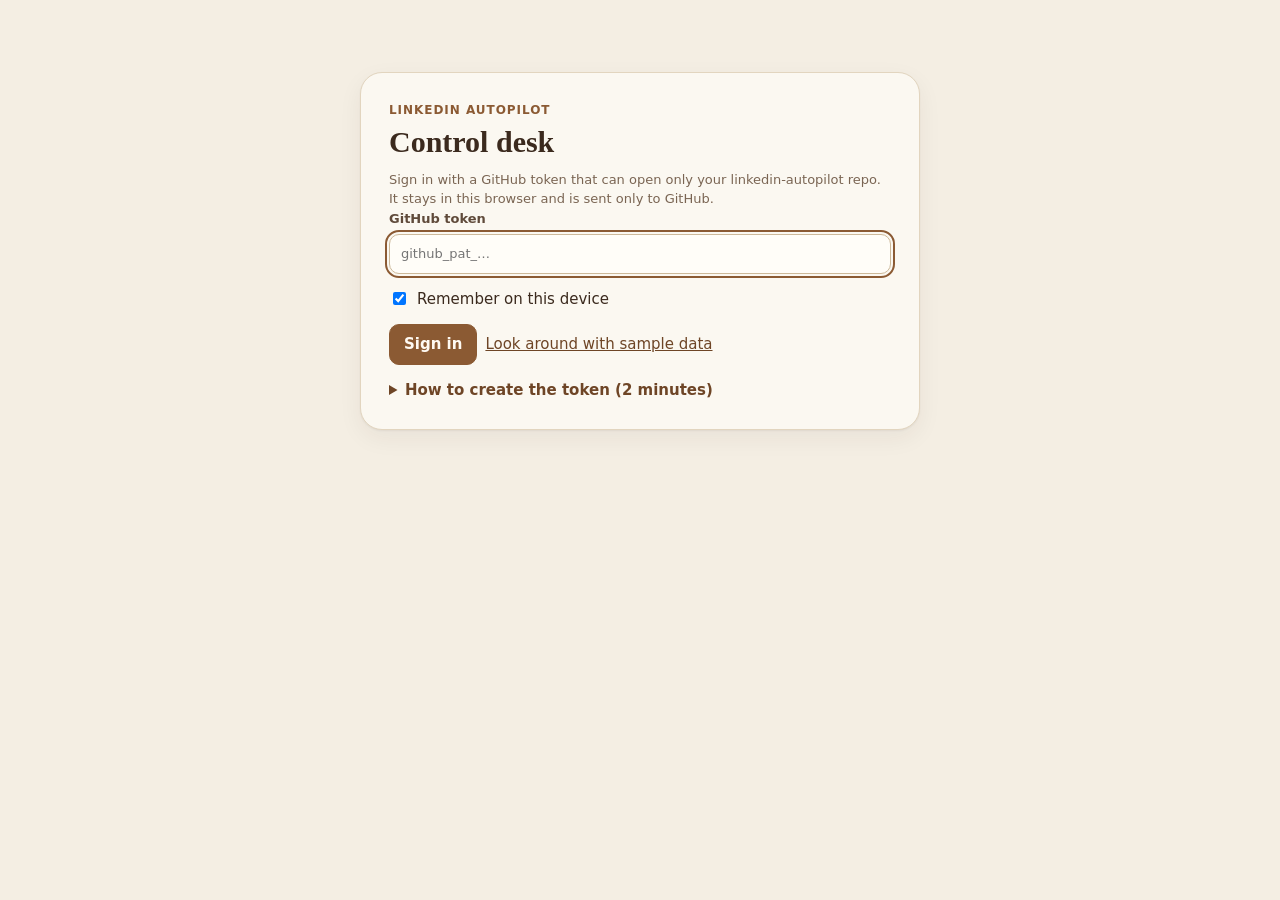
<file: index.html>
<!doctype html>
<html lang="en">
<head>
<meta charset="utf-8">
<meta name="viewport" content="width=device-width, initial-scale=1">
<meta http-equiv="Content-Security-Policy" content="default-src 'self'; connect-src 'self' https://api.github.com; img-src 'self' blob: data:; style-src 'self'; script-src 'self'; base-uri 'none'; form-action 'none'">
<meta name="referrer" content="no-referrer">
<meta name="robots" content="noindex">
<title>LinkedIn Autopilot · Control desk</title>
<link rel="icon" href="data:,">
<link rel="stylesheet" href="styles.css?v=20261029f">
</head>
<body>
<div id="app"></div>
<div id="drawer-root"></div>
<div id="toasts" aria-live="polite"></div>
<script type="module" src="app.js?v=20261029f"></script>
</body>
</html>
</file>
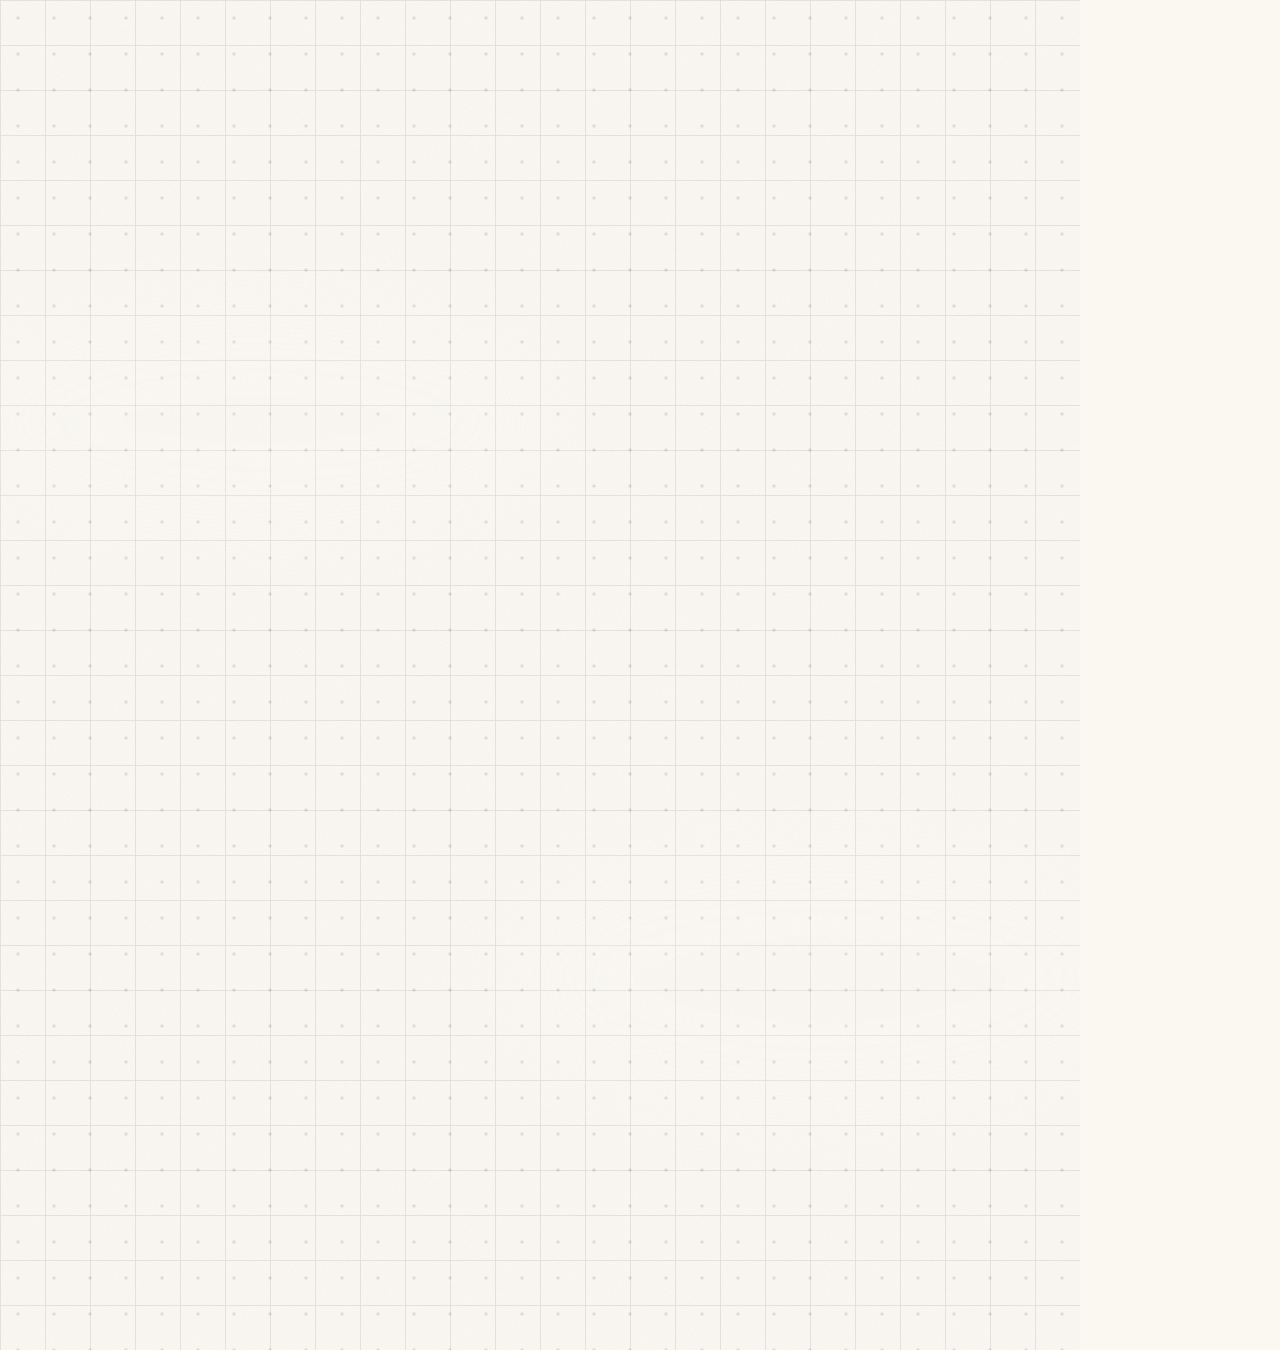
<file: card.html>
<!doctype html>
<html>
<head>
<meta charset="utf-8">
<link rel="preconnect" href="https://fonts.googleapis.com">
<link rel="preconnect" href="https://fonts.gstatic.com" crossorigin>
<link href="https://fonts.googleapis.com/css2?family=Caveat:wght@600;700&family=Kalam:wght@400;700&display=swap" rel="stylesheet">
<script src="card-assets/rough.js"></script>
<style>
  * { box-sizing: border-box; margin: 0; }
  html, body { width: 1080px; height: 1350px; }
  body { position: relative; overflow: hidden; background: var(--bg); color: var(--ink); font-family: Kalam, "Segoe Print", cursive; }
  /* SAP blue #0070F2, SAP gold #F0AB00, Accenture purple #A100FF / #7500C0. Colours only, never logos. */
  body.paper { --bg: #fbf8f2; --ink: #1f1d2b; --soft: #55526a; --hi: #f6c14d; --red: #c62828; --blue: #0070f2; --teal: #59a8f5; --brown: #7500c0; --yellow: #f0ab00; --note: #a100ff; --dot: rgba(31,29,43,.13); }
  body.blueprint { --bg: #eaf2fd; --ink: #0b2a55; --soft: #3d5a80; --hi: #ffd36b; --red: #c62828; --blue: #0070f2; --teal: #4aa3f3; --brown: #7500c0; --yellow: #f0ab00; --note: #7500c0; --dot: rgba(0,112,242,.16); }
  body.board { --bg: #1c0b33; --ink: #f4f1fa; --soft: #cfc6e0; --hi: #f0ab00; --red: #ff7b7b; --blue: #6cb6ff; --teal: #8fd0ff; --brown: #c38bff; --yellow: #f0ab00; --note: #d9a8ff; --dot: rgba(244,241,250,.06); }
  #paper, #ink { position: absolute; left: 0; top: 0; }
  #ink { pointer-events: none; overflow: visible; }
  .top { position: absolute; left: 80px; right: 80px; top: 74px; display: flex; align-items: center; gap: 24px; }
  .kicker { font-family: Caveat, cursive; font-weight: 700; font-size: 46px; color: var(--brown); flex: 1; white-space: nowrap; overflow: hidden; text-overflow: ellipsis; }
  body.board .kicker { color: var(--yellow); }
  .label { flex: none; font-weight: 700; font-size: 28px; padding: 8px 22px; }
  .headline { position: absolute; left: 80px; right: 80px; top: 152px; font-weight: 700; line-height: 1.08; overflow: hidden; letter-spacing: -0.01em; }
  .headline em { font-style: normal; background: linear-gradient(177deg, transparent 56%, var(--hi) 56%, var(--hi) 84%, transparent 84%); padding: 0 8px; margin: 0 -8px; -webkit-box-decoration-break: clone; box-decoration-break: clone; }
  body.board .headline em { background: none; color: var(--hi); }
  .content { position: absolute; left: 80px; right: 80px; }
  .footer { position: absolute; left: 80px; right: 80px; bottom: 56px; display: flex; align-items: center; gap: 24px; }
  .flags { display: flex; gap: 16px; flex: none; }
  .flags img { width: 64px; height: 48px; display: block; }
  .ft { flex: 1; font-size: 28px; color: var(--soft); white-space: nowrap; overflow: hidden; text-overflow: ellipsis; }
  .cta { flex: none; font-family: Caveat, cursive; font-weight: 700; font-size: 42px; padding: 0 18px; }
  .note { position: absolute; font-family: Caveat, cursive; font-weight: 700; font-size: 44px; color: var(--note); line-height: 1.02; max-width: 300px; }
  .art svg { display: block; overflow: visible; }
  .steps { display: grid; gap: 30px; }
  .step { display: grid; grid-template-columns: 150px 1fr; gap: 34px; align-items: center; }
  .step .ico { width: 150px; height: 150px; display: grid; place-items: center; }
  .step .lbl { font-size: 46px; font-weight: 700; line-height: 1.1; display: inline-block; }
  .step .sub { font-family: Caveat, cursive; font-weight: 600; font-size: 38px; color: var(--soft); }
  .step.bad { margin-top: 64px; }
  .step.bad .sub { margin-top: 20px; }
  .note.wide { max-width: 440px; font-size: 40px; text-align: right; }
  .checks { display: grid; gap: 30px; }
  .check { display: grid; grid-template-columns: 64px 1fr; gap: 30px; align-items: center; }
  .check .bx { width: 58px; height: 58px; }
  .check .ct { font-size: 42px; line-height: 1.15; }
  .vs { display: grid; grid-template-columns: 1fr 1fr; gap: 80px; }
  .side { display: flex; flex-direction: column; gap: 16px; align-items: flex-start; }
  .side .st { font-size: 52px; font-weight: 700; line-height: 1.05; }
  .side .sx { font-size: 36px; line-height: 1.25; }
  .vsx { position: absolute; left: 50%; top: 96px; transform: translateX(-50%); font-family: Caveat, cursive; font-weight: 700; font-size: 56px; width: 100px; height: 100px; display: grid; place-items: center; }
  .win .bar { height: 78px; display: flex; align-items: center; gap: 22px; padding: 0 30px; font-size: 32px; font-weight: 700; }
  .win .dots { display: flex; gap: 14px; }
  .win .dots i { width: 18px; height: 18px; display: block; }
  .form { padding: 30px 34px 8px; display: grid; gap: 26px; }
  .frow { display: grid; grid-template-columns: 290px 1fr; gap: 24px; font-size: 34px; align-items: end; }
  .fl { color: var(--soft); }
  .fv { font-weight: 700; padding: 0 6px 6px; white-space: nowrap; overflow: hidden; text-overflow: ellipsis; }
  .status { margin: 28px 26px 28px; padding: 24px 28px 24px 108px; font-size: 36px; font-weight: 700; line-height: 1.2; position: relative; }
  .status .ic { position: absolute; left: 26px; top: 50%; transform: translateY(-50%); width: 60px; height: 60px; display: grid; place-items: center; font-family: Caveat, cursive; font-size: 50px; }
</style>
</head>
<body class="paper">
<svg id="paper" width="1080" height="1350" xmlns="http://www.w3.org/2000/svg">
  <defs>
    <filter id="grain"><feTurbulence type="fractalNoise" baseFrequency="0.9" numOctaves="3" stitchTiles="stitch"/><feColorMatrix type="saturate" values="0"/></filter>
    <filter id="dust"><feGaussianBlur stdDeviation="40"/></filter>
    <pattern id="dots" width="36" height="36" patternUnits="userSpaceOnUse"><circle cx="18" cy="18" r="1.7" style="fill: var(--dot)"/></pattern>
    <pattern id="lines" width="45" height="45" patternUnits="userSpaceOnUse"><path d="M45 0H0V45" fill="none" style="stroke: var(--dot)" stroke-width="1.5"/></pattern>
  </defs>
  <rect width="1080" height="1350" style="fill: var(--bg)"/>
  <rect id="dotgrid" width="1080" height="1350" fill="url(#dots)"/>
  <rect id="linegrid" width="1080" height="1350" fill="url(#lines)"/>
  <g id="chalkdust" opacity="0.1" filter="url(#dust)"><ellipse cx="260" cy="420" rx="300" ry="120" fill="#fff"/><ellipse cx="820" cy="980" rx="320" ry="140" fill="#fff"/></g>
  <rect width="1080" height="1350" filter="url(#grain)" opacity="0.08"/>
</svg>
<div class="top"><div class="kicker" id="kicker"></div><div class="label" id="label"></div></div>
<h1 class="headline" id="headline"></h1>
<div class="content" id="content"></div>
<div class="footer"><div class="flags" id="flags"></div><div class="ft" id="footer"></div><div class="cta" id="cta"></div></div>
<svg id="ink" width="1080" height="1350" xmlns="http://www.w3.org/2000/svg"></svg>
<script>
  const NS = 'http://www.w3.org/2000/svg';
  const FLAGS = ['ae', 'sa', 'qa', 'kw', 'om', 'bh', 'eg'];
  let COL = {};
  let seed = 7;
  const o = (x = {}) => ({ roughness: 1.35, bowing: 1.1, strokeWidth: 3.2, stroke: COL.ink, fillStyle: 'hachure', hachureGap: 9, fillWeight: 2.2, hachureAngle: -41, seed: seed++, ...x });
  const solid = (fill, x = {}) => o({ fill, fillStyle: 'solid', ...x });
  const el = (tag, cls, text) => { const e = document.createElement(tag); if (cls) e.className = cls; if (text != null) e.textContent = text; return e; };
  const svgText = (x, y, t, size, color) => { const n = document.createElementNS(NS, 'text'); n.setAttribute('x', x); n.setAttribute('y', y); n.setAttribute('text-anchor', 'middle'); n.setAttribute('font-family', 'Caveat, cursive'); n.setAttribute('font-weight', '700'); n.setAttribute('font-size', size); n.setAttribute('fill', color || COL.ink); n.textContent = t; return n; };

  const SHAPES = {
    human: (r, c) => [r.path('M52 180 C52 130 72 108 100 108 C128 108 148 130 148 180 Z', o({ fill: c.blue })), r.circle(100, 66, 52, o({ fill: c.brown, hachureAngle: 60 })), r.path('M74 60 C78 36 122 36 126 60', o({ strokeWidth: 5 })), r.rectangle(90, 136, 20, 26, solid(c.yellow))],
    agent: (r, c) => [r.line(100, 46, 100, 26, o()), r.circle(100, 20, 18, solid(c.yellow)), r.rectangle(52, 46, 96, 70, o({ fill: c.teal })), r.circle(80, 80, 18, solid(c.ink)), r.circle(120, 80, 18, solid(c.ink)), r.line(86, 102, 114, 102, o()), r.path('M60 180 L66 128 L134 128 L140 180 Z', o({ fill: c.teal, hachureAngle: 50 })), svgText(100, 166, 'AI', 34)],
    ship: (r, c) => [r.polygon([[14, 128], [186, 128], [164, 166], [38, 166]], o({ fill: c.blue })), r.rectangle(36, 100, 30, 28, o({ fill: c.red })), r.rectangle(68, 100, 30, 28, o({ fill: c.yellow })), r.rectangle(100, 100, 30, 28, o({ fill: c.teal })), r.rectangle(52, 72, 30, 28, o({ fill: c.yellow })), r.rectangle(84, 72, 30, 28, o({ fill: c.red })), r.rectangle(138, 74, 30, 54, o()), r.rectangle(144, 84, 18, 10, solid(c.ink)), r.line(152, 74, 152, 54, o()), r.path('M6 184 C18 176 30 192 42 184 S66 176 78 184 S102 192 114 184 S138 176 150 184 S174 192 194 184', o({ stroke: c.blue, strokeWidth: 3 }))],
    truck: (r, c) => [r.rectangle(14, 72, 112, 74, o({ fill: c.yellow })), r.polygon([[126, 94], [160, 94], [186, 122], [186, 146], [126, 146]], o({ fill: c.red })), r.polygon([[136, 102], [156, 102], [174, 120], [136, 120]], solid(c.bg)), r.circle(50, 152, 30, solid(c.ink)), r.circle(156, 152, 30, solid(c.ink))],
    car: (r, c) => [r.path('M18 142 L22 118 Q28 110 44 108 L66 86 Q72 80 84 80 L122 80 Q134 80 140 88 L162 108 Q180 110 184 124 L186 142 Z', o({ fill: c.blue })), r.polygon([[72, 92], [96, 92], [96, 108], [58, 108]], solid(c.bg)), r.polygon([[104, 92], [124, 92], [140, 108], [104, 108]], solid(c.bg)), r.circle(58, 144, 30, solid(c.ink)), r.circle(148, 144, 30, solid(c.ink))],
    plane: (r, c) => [r.ellipse(100, 104, 170, 32, o({ fill: c.blue })), r.polygon([[92, 98], [62, 46], [84, 46], [126, 98]], o({ fill: c.teal })), r.polygon([[92, 110], [62, 162], [84, 162], [126, 110]], o({ fill: c.teal })), r.polygon([[22, 98], [12, 68], [30, 68], [48, 98]], o({ fill: c.teal })), r.circle(150, 102, 9, o()), r.circle(132, 102, 9, o()), r.circle(114, 102, 9, o())],
    warehouse: (r, c) => [r.polygon([[22, 88], [100, 46], [178, 88], [178, 178], [22, 178]], o({ fill: c.brown })), r.rectangle(44, 114, 54, 64, solid(c.bg)), r.line(44, 130, 98, 130, o({ strokeWidth: 2 })), r.line(44, 146, 98, 146, o({ strokeWidth: 2 })), r.line(44, 162, 98, 162, o({ strokeWidth: 2 })), r.rectangle(112, 142, 30, 36, o({ fill: c.yellow })), r.rectangle(146, 150, 24, 28, o({ fill: c.yellow })), r.rectangle(124, 116, 28, 26, o({ fill: c.yellow }))],
    factory: (r, c) => [r.polygon([[18, 178], [18, 98], [58, 122], [58, 98], [98, 122], [98, 98], [138, 122], [138, 62], [164, 62], [164, 178]], o({ fill: c.brown })), r.rectangle(32, 140, 22, 18, solid(c.yellow)), r.rectangle(72, 140, 22, 18, solid(c.yellow)), r.rectangle(112, 140, 22, 18, solid(c.yellow)), r.circle(152, 44, 22, o()), r.circle(172, 22, 14, o())],
    po: (r, c) => [r.path('M44 18 L124 18 L158 52 L158 182 L44 182 Z', solid(c.bg)), r.path('M124 18 L124 52 L158 52', o()), r.rectangle(58, 34, 52, 26, o({ fill: c.blue })), svgText(84, 56, 'PO', 30), r.line(60, 84, 142, 84, o({ strokeWidth: 2.4 })), r.line(60, 104, 142, 104, o({ strokeWidth: 2.4 })), r.line(60, 124, 116, 124, o({ strokeWidth: 2.4 })), r.circle(126, 154, 42, o({ stroke: c.red })), r.path('M110 154 L121 165 L141 142', o({ stroke: c.red, strokeWidth: 4.5 }))],
    invoice: (r, c) => [r.path('M44 18 L156 18 L156 182 L142 172 L128 182 L114 172 L100 182 L86 172 L72 182 L58 172 L44 182 Z', solid(c.bg)), r.rectangle(58, 34, 60, 26, o({ fill: c.teal })), svgText(88, 56, 'INV', 28), r.line(60, 84, 140, 84, o({ strokeWidth: 2.4 })), r.line(60, 104, 140, 104, o({ strokeWidth: 2.4 })), r.line(60, 124, 112, 124, o({ strokeWidth: 2.4 })), r.rectangle(60, 140, 80, 18, o({ fill: c.yellow }))],
    box: (r, c) => [r.polygon([[100, 40], [166, 72], [100, 104], [34, 72]], o({ fill: c.yellow, hachureAngle: 20 })), r.polygon([[34, 72], [100, 104], [100, 178], [34, 146]], o({ fill: c.brown, hachureAngle: -60 })), r.polygon([[100, 104], [166, 72], [166, 146], [100, 178]], o({ fill: c.brown, hachureAngle: 60 })), r.line(67, 56, 133, 88, o({ stroke: c.red, strokeWidth: 6 }))],
    shield: (r, c) => [r.path('M100 22 L160 44 L160 92 C160 132 134 160 100 178 C66 160 40 132 40 92 L40 44 Z', o({ fill: c.teal })), r.path('M72 98 L92 118 L130 76', o({ strokeWidth: 9 }))],
    calendar: (r, c) => [r.rectangle(34, 46, 132, 126, solid(c.bg)), r.rectangle(34, 46, 132, 34, o({ fill: c.red })), r.line(68, 28, 68, 60, o({ strokeWidth: 6 })), r.line(132, 28, 132, 60, o({ strokeWidth: 6 })), r.line(34, 112, 166, 112, o({ strokeWidth: 2 })), r.line(34, 142, 166, 142, o({ strokeWidth: 2 })), r.line(67, 80, 67, 172, o({ strokeWidth: 2 })), r.line(100, 80, 100, 172, o({ strokeWidth: 2 })), r.line(133, 80, 133, 172, o({ strokeWidth: 2 })), r.ellipse(116, 128, 44, 40, o({ stroke: c.red, strokeWidth: 4.5 }))],
    cart: (r, c) => [r.polygon([[58, 70], [174, 70], [158, 128], [74, 128]], o({ fill: c.yellow, hachureGap: 13 })), r.path('M16 42 L44 42 L72 142 L162 142', o({ strokeWidth: 5 })), r.circle(84, 162, 26, solid(c.ink)), r.circle(150, 162, 26, solid(c.ink))],
    data: (r, c) => [r.path('M44 46 L44 150 C44 174 156 174 156 150 L156 46', o({ fill: c.blue })), r.ellipse(100, 46, 112, 38, o({ fill: c.teal, fillStyle: 'cross-hatch' })), r.path('M44 82 C44 106 156 106 156 82', o()), r.path('M44 116 C44 140 156 140 156 116', o())],
    chart: (r, c) => [r.rectangle(32, 110, 30, 62, o({ fill: c.teal })), r.rectangle(74, 84, 30, 88, o({ fill: c.blue })), r.rectangle(116, 54, 30, 118, o({ fill: c.red })), r.line(18, 174, 182, 174, o()), r.path('M28 96 L72 66 L114 72 L162 30', o({ strokeWidth: 4 })), r.path('M146 28 L164 28 L162 46', o({ strokeWidth: 4 }))],
  };
  SHAPES.orb = SHAPES.agent;

  function shape(name, size) {
    const svg = document.createElementNS(NS, 'svg');
    svg.setAttribute('viewBox', '0 0 200 200');
    svg.setAttribute('width', size);
    svg.setAttribute('height', size);
    const rc = rough.svg(svg);
    (SHAPES[name] || SHAPES.agent)(rc, COL).forEach((n) => svg.appendChild(n));
    const wrap = el('div', 'art');
    wrap.append(svg);
    return wrap;
  }

  const ink = () => document.getElementById('ink');
  const rcInk = () => rough.svg(ink());
  const box = (node, pad = 0) => { const b = node.getBoundingClientRect(); return { x: b.left - pad, y: b.top - pad, w: b.width + pad * 2, h: b.height + pad * 2, cx: b.left + b.width / 2, cy: b.top + b.height / 2 }; };
  const draw = (n) => ink().appendChild(n);
  function arrow(x1, y1, x2, y2, color, bend = 0.25) {
    const r = rcInk();
    const mx = (x1 + x2) / 2 - (y2 - y1) * bend, my = (y1 + y2) / 2 + (x2 - x1) * bend;
    draw(r.curve([[x1, y1], [mx, my], [x2, y2]], o({ stroke: color || COL.ink, strokeWidth: 3.6 })));
    const a = Math.atan2(y2 - my, x2 - mx), L = 22;
    draw(r.line(x2, y2, x2 - L * Math.cos(a - 0.45), y2 - L * Math.sin(a - 0.45), o({ stroke: color || COL.ink, strokeWidth: 3.6 })));
    draw(r.line(x2, y2, x2 - L * Math.cos(a + 0.45), y2 - L * Math.sin(a + 0.45), o({ stroke: color || COL.ink, strokeWidth: 3.6 })));
  }
  function circleAround(node, color, pad = 16, tight = false) {
    const b = box(node, pad);
    const [fx, fy] = tight ? [1.04, 1.1] : [1.12, 1.25];
    draw(rcInk().ellipse(b.cx, b.cy, b.w * fx, b.h * fy, o({ stroke: color, strokeWidth: 4.2, roughness: tight ? 1.3 : 1.8 })));
  }
  function note(text, target, side, area) {
    if (!text) return;
    const n = el('div', 'note', text);
    document.body.append(n);
    const t = box(target);
    const nb = () => box(n);
    // 'margin': note sits under `area` (a box), with a straight arrow up the right margin to the target.
    if (side === 'margin') {
      n.style.left = `${1080 - 80 - nb().w}px`;
      n.style.top = `${area.y + area.h + 46}px`;
      const b = nb();
      const x = Math.min(1010, Math.max(area.right + 30, b.x + b.w / 2));
      arrow(x, b.y - 8, x - 6, t.y + t.h + 8, COL.note, 0.05);
      return;
    }
    if (side === 'above') { n.style.left = `${Math.min(1080 - 340, Math.max(60, t.cx - 120))}px`; n.style.top = `${t.y - nb().h - 90}px`; }
    else if (side === 'below') { n.style.left = `${Math.min(1080 - 340, Math.max(60, t.cx - 60))}px`; n.style.top = `${t.y + t.h + 50}px`; }
    else if (side === 'below-right') { n.style.left = `${Math.min(1080 - 320, Math.max(t.x + 400, t.x + t.w - 300))}px`; n.style.top = `${t.y + t.h + 26}px`; }
    else if (side === 'above-right') { n.classList.add('wide'); n.style.left = `${1080 - 80 - nb().w}px`; n.style.top = `${t.y - nb().h - 50}px`; }
    else { n.style.left = `${Math.min(1080 - 320, t.x + t.w + 50)}px`; n.style.top = `${t.cy - nb().h / 2 - 70}px`; }
    const b = nb();
    const from = side === 'above' ? [b.x + 60, b.y + b.h + 8] : side === 'below' ? [b.x + 40, b.y - 8] : side === 'below-right' ? [b.x - 6, b.y + 20] : side === 'above-right' ? [b.x - 12, b.y + b.h * 0.6] : [b.x - 8, b.y + b.h - 10];
    const to = side === 'above' ? [t.cx, t.y - 12] : side === 'below' ? [t.cx, t.y + t.h + 12] : side === 'below-right' ? [b.x - 70, t.y + t.h + 14] : side === 'above-right' ? [Math.min(t.x + t.w * 0.8, b.x - 60), t.y - 30] : [t.x + t.w + 14, t.cy];
    arrow(from[0], from[1], to[0], to[1], COL.note, side === 'right' ? -0.3 : side === 'above-right' ? 0.12 : 0.3);
  }
  function fit(node, max, min) {
    let s = max;
    node.style.fontSize = `${s}px`;
    while (s > min && (node.scrollHeight > node.clientHeight + 1 || node.scrollWidth > node.clientWidth + 1)) { s -= 2; node.style.fontSize = `${s}px`; }
  }
  function headline(text, height, max, min, right = 80) {
    const h = document.getElementById('headline');
    h.replaceChildren();
    // Hyphenated words (go-live, cut-over) stay on one line.
    const words = (p) => p.split(/(\S+-\S+)/).map((w) => {
      if (!/^\S+-\S+$/.test(w)) return document.createTextNode(w);
      const s = el('span', '', w);
      s.style.whiteSpace = 'nowrap';
      return s;
    });
    String(text || '').split(/(\*[^*]+\*)/).forEach((p) => h.append(...(/^\*[^*]+\*$/.test(p) ? [el('em', '', p.slice(1, -1))] : words(p))));
    h.style.height = `${height}px`;
    h.style.right = `${right}px`;
    fit(h, max, min);
    return h;
  }
  const parseItem = (raw) => {
    let s = String(raw).trim();
    let flag = '';
    if (/^[!✕✓]/.test(s)) { flag = s[0]; s = s.slice(1).trim(); }
    const m = s.match(/^([a-z]+):\s*(.*)$/);
    const art = m && SHAPES[m[1]] ? m[1] : null;
    const text = art ? m[2] : s;
    const [label, sub] = text.split(/\s+—\s+/);
    return { flag, art, text, label, sub };
  };
  function sideArt(d) {
    if (!d.art) return 80;
    const first = parseItem(String(d.art).split(',')[0]);
    const a = shape(first.art || first.text, 230);
    a.style.position = 'absolute';
    a.style.right = '70px';
    a.style.top = '150px';
    document.body.append(a);
    return 330;
  }

  const LAYOUTS = {
    question(c, d) {
      headline(d.headline, 560, 140, 72);
      const arts = String(d.art || 'agent').split(',').map((x) => parseItem(x)).slice(0, 3);
      const size = arts.length === 1 ? 380 : arts.length === 2 ? 320 : 270;
      const row = el('div');
      Object.assign(row.style, { position: 'absolute', left: '60px', right: '60px', top: '740px', display: 'flex', justifyContent: arts.length === 1 ? 'flex-end' : 'space-between', alignItems: 'flex-end', height: '400px' });
      const nodes = arts.map((it) => { const a = shape(it.art || it.text, size); row.append(a); return { a, it }; });
      document.body.append(row);
      return () => {
        for (let i = 0; i < nodes.length - 1; i++) {
          const p = box(nodes[i].a), q = box(nodes[i + 1].a);
          arrow(p.x + p.w * 0.75, p.y + 10, q.x + q.w * 0.25, q.y + 10, COL.ink, -0.25);
        }
        const bad = nodes.find((n) => n.it.flag === '!' || n.it.flag === '✕');
        if (bad) { circleAround(bad.a, COL.note, 6); note(d.note || 'it breaks here', bad.a, 'above'); }
      };
    },
    flow(c, d, items) {
      headline(d.headline, 270, 100, 58);
      c.style.top = '452px';
      const list = el('div', 'steps');
      const rows = items.slice(0, 4).map((raw) => {
        const it = parseItem(raw);
        const row = el('div', `step${it.flag === '!' || it.flag === '✕' ? ' bad' : ''}`);
        const ico = el('div', 'ico');
        ico.append(shape(it.art || 'po', 130));
        const txt = el('div');
        const lbl = el('div', 'lbl', it.label);
        txt.append(lbl);
        if (it.sub) txt.append(el('div', 'sub', it.sub));
        row.append(ico, txt);
        list.append(row);
        return { ico, lbl, it };
      });
      c.append(list);
      return () => {
        rows.forEach(({ ico }) => { const b = box(ico, 4); draw(rcInk().circle(b.cx, b.cy, b.w * 1.02, o({ strokeWidth: 3 }))); });
        for (let i = 0; i < rows.length - 1; i++) {
          const p = box(rows[i].ico), q = box(rows[i + 1].ico);
          arrow(p.cx - 30, p.y + p.h + 6, q.cx - 30, q.y - 6, COL.ink, 0.35);
        }
        const bad = rows.find((r) => r.it.flag === '!' || r.it.flag === '✕');
        if (bad) {
          circleAround(bad.lbl, COL.note, 24, true);
          note(d.note, bad.lbl, 'above-right');
        }
      };
    },
    checklist(c, d, items) {
      const right = sideArt(d);
      headline(d.headline, 300, 100, 58, right);
      c.style.top = '500px';
      const list = el('div', 'checks');
      const rows = items.slice(0, 5).map((raw) => {
        const it = parseItem(raw);
        const row = el('div', 'check');
        const bx = el('div', 'bx');
        const ct = el('div', 'ct', it.text);
        row.append(bx, ct);
        list.append(row);
        return { bx, ct, it };
      });
      c.append(list);
      return () => {
        rows.forEach(({ bx, ct, it }) => {
          const b = box(bx);
          draw(rcInk().rectangle(b.x, b.y, b.w, b.h, o({ strokeWidth: 3 })));
          if (it.flag === '!') {
            draw(rcInk().line(b.cx, b.y + 10, b.cx, b.y + b.h - 22, o({ stroke: COL.yellow, strokeWidth: 7 })));
            draw(rcInk().circle(b.cx, b.y + b.h - 10, 7, solid(COL.yellow, { stroke: COL.yellow })));
          } else if (it.flag === '✕') {
            draw(rcInk().line(b.x + 10, b.y + 10, b.x + b.w - 10, b.y + b.h - 10, o({ stroke: COL.red, strokeWidth: 6 })));
            draw(rcInk().line(b.x + b.w - 10, b.y + 10, b.x + 10, b.y + b.h - 10, o({ stroke: COL.red, strokeWidth: 6 })));
          } else {
            draw(rcInk().path(`M${b.x + 8} ${b.cy} L${b.x + 24} ${b.y + b.h - 6} L${b.x + b.w + 12} ${b.y - 14}`, o({ stroke: COL.blue, strokeWidth: 7 })));
          }
          if (it.flag === '!' || it.flag === '✕') {
            const t = box(ct);
            draw(rcInk().line(t.x, t.y + t.h - 4, t.x + Math.min(t.w, 720), t.y + t.h - 4, o({ stroke: COL.note, strokeWidth: 4 })));
          }
        });
        const warn = rows.find((r) => r.it.flag === '!' || r.it.flag === '✕');
        if (warn && d.note) {
          // Below the warned row only when nothing comes after it; otherwise under the list, clear of the text.
          if (warn === rows[rows.length - 1]) note(d.note, warn.ct, 'below');
          else {
            const L = box(list);
            const right = Math.max(...rows.map(({ ct }) => {
              const r = document.createRange();
              r.selectNodeContents(ct);
              return r.getBoundingClientRect().right;
            }));
            note(d.note, warn.ct, 'margin', { y: L.y, h: L.h, right });
          }
        }
      };
    },
    versus(c, d, items) {
      headline(d.headline, 260, 104, 60);
      c.style.top = '470px';
      const grid = el('div', 'vs');
      const sides = [0, 2].map((i, k) => {
        const t = parseItem(items[i] || '');
        const side = el('div', 'side');
        side.append(shape(t.art || (k ? 'agent' : 'human'), 240));
        const st = el('div', 'st', t.label || t.text);
        const sx = el('div', 'sx', items[i + 1] || '');
        side.append(st, sx);
        grid.append(side);
        return { st, sx };
      });
      const v = el('div', 'vsx', 'vs');
      c.append(grid, v);
      return () => {
        const g = box(grid);
        draw(rcInk().line(g.cx, g.y + 130, g.cx + 6, g.y + g.h, o({ strokeWidth: 3 })));
        const vb = box(v);
        draw(rcInk().circle(vb.cx, vb.cy, 96, o({ fill: COL.hi, fillStyle: 'solid', strokeWidth: 3 })));
        ink().appendChild(svgText(vb.cx, vb.cy + 18, 'vs', 56));
        const s = box(sides[1].st, 2);
        draw(rcInk().line(s.x, s.y + s.h, s.x + s.w, s.y + s.h + 4, o({ stroke: COL.note, strokeWidth: 5 })));
        if (d.note) note(d.note, sides[1].sx, 'below');
      };
    },
    alert(c, d, items) {
      const right = sideArt(d);
      headline(d.headline, 290, 100, 58, right);
      c.style.top = '490px';
      const [type = 'E', msg = '', ...rows] = items;
      const win = el('div', 'win');
      const bar = el('div', 'bar');
      const dots = el('div', 'dots');
      const dd = [el('i'), el('i'), el('i')];
      dots.append(...dd);
      bar.append(dots, el('span', '', d.label || 'System'));
      const form = el('div', 'form');
      const vals = rows.slice(0, 4).map((r) => {
        const [k, ...v] = r.split(':');
        const row = el('div', 'frow');
        const fv = el('div', 'fv', v.join(':').trim());
        row.append(el('div', 'fl', k.trim()), fv);
        form.append(row);
        return fv;
      });
      const t = String(type).trim().toUpperCase()[0] || 'E';
      const status = el('div', 'status');
      const ic = el('div', 'ic', t === 'S' ? '✓' : '!');
      status.append(ic, el('span', '', msg));
      win.append(bar, form, status);
      c.append(win);
      return () => {
        const w = box(win);
        draw(rcInk().rectangle(w.x, w.y, w.w, w.h, o({ strokeWidth: 3.6 })));
        const b = box(bar);
        draw(rcInk().line(w.x, b.y + b.h, w.x + w.w, b.y + b.h, o({ strokeWidth: 3 })));
        dd.forEach((i) => { const x = box(i); draw(rcInk().circle(x.cx, x.cy, 18, o({ strokeWidth: 2.5 }))); });
        vals.forEach((v) => { const x = box(v); draw(rcInk().line(x.x, x.y + x.h, x.x + x.w, x.y + x.h, o({ strokeWidth: 2.4 }))); });
        const s = box(status);
        const tone = t === 'S' ? COL.blue : t === 'W' ? COL.yellow : COL.red;
        draw(rcInk().rectangle(s.x, s.y, s.w, s.h, solid(COL.hi, { stroke: tone, strokeWidth: 6 })));
        status.style.position = 'relative';
        status.style.zIndex = '2';
        const ib = box(ic);
        draw(rcInk().circle(ib.cx, ib.cy, 64, solid(tone, { strokeWidth: 3 })));
        ic.style.color = COL.bg;
        if (d.note) note(d.note, status, 'below');
      };
    },
  };

  window.renderCard = async (d) => {
    document.querySelectorAll('.note, body > .art, body > div[style]').forEach((n) => { if (!n.classList.contains('content')) n.remove(); });
    ink().replaceChildren();
    const alias = { kraft: 'blueprint', chalk: 'board', night: 'board', forest: 'board' };
    const theme = ['paper', 'blueprint', 'board'].includes(d.theme) ? d.theme : alias[d.theme] || 'paper';
    document.body.className = theme;
    document.getElementById('dotgrid').style.display = theme === 'paper' ? '' : 'none';
    document.getElementById('linegrid').style.display = theme === 'blueprint' ? '' : 'none';
    document.getElementById('chalkdust').style.display = theme === 'board' ? '' : 'none';
    const s = getComputedStyle(document.body);
    COL = Object.fromEntries(['ink', 'soft', 'hi', 'red', 'blue', 'teal', 'brown', 'yellow', 'note', 'bg'].map((k) => [k, s.getPropertyValue(`--${k}`).trim()]));
    seed = 7 + String(d.headline || '').length;
    await Promise.all([document.fonts.load('700 40px Kalam'), document.fonts.load('400 40px Kalam'), document.fonts.load('700 40px Caveat')]).catch(() => {});
    await document.fonts.ready;
    document.getElementById('kicker').textContent = d.kicker || '';
    const label = document.getElementById('label');
    label.textContent = d.label || '';
    label.hidden = !d.label;
    document.getElementById('footer').textContent = d.footer || '';
    const cta = document.getElementById('cta');
    cta.textContent = d.cta || '';
    cta.hidden = !d.cta;
    const flags = document.getElementById('flags');
    flags.replaceChildren(...String(d.flags || '').split(',').map((x) => x.trim().toLowerCase()).filter((x) => FLAGS.includes(x)).slice(0, 4).map((code, i) => {
      const img = el('img');
      img.src = `card-assets/flags/${code}.svg`;
      img.alt = code;
      img.style.transform = `rotate(${[-4, 3, -2, 4][i]}deg)`;
      return img;
    }));
    await Promise.all([...flags.querySelectorAll('img')].map((img) => (img.complete ? null : new Promise((r) => { img.onload = img.onerror = r; }))));
    const c = document.getElementById('content');
    c.replaceChildren();
    c.style.top = '';
    const items = String(d.items || '').split('|').map((x) => x.trim()).filter(Boolean);
    const layout = LAYOUTS[d.layout] ? d.layout : 'question';
    const after = LAYOUTS[layout](c, d, items);
    await new Promise((r) => requestAnimationFrame(() => requestAnimationFrame(r)));
    if (label.textContent) { const b = box(label); draw(rcInk().rectangle(b.x, b.y, b.w, b.h, o({ strokeWidth: 3 }))); }
    if (cta.textContent) { const b = box(cta, 6); draw(rcInk().ellipse(b.cx, b.cy, b.w * 1.08, b.h * 1.5, o({ stroke: COL.note, strokeWidth: 3.4, roughness: 1.7 }))); }
    flags.querySelectorAll('img').forEach((img) => { const b = box(img, 3); draw(rcInk().rectangle(b.x, b.y, b.w, b.h, o({ strokeWidth: 2.4, roughness: 1.6 }))); });
    if (after) after();
    const ft = document.getElementById('footer');
    fit(ft, 28, 20);
    if (ft.scrollWidth > ft.clientWidth + 1) ft.style.visibility = 'hidden';
    else ft.style.visibility = '';
    window.cardReady = true;
  };
  const fromHash = () => { if (location.hash.length > 1) window.renderCard(JSON.parse(decodeURIComponent(location.hash.slice(1)))); };
  window.addEventListener('hashchange', fromHash);
  fromHash();
</script>
</body>
</html>
</file>
<file: styles.css>
:root {
  --bg: #f4eee3;
  --surface: #fbf8f1;
  --surface-2: #f1e8d8;
  --paper: #fffdf8;
  --line: #e2d5bf;
  --line-strong: #cdb99a;
  --ink: #3b2a1e;
  --ink-2: #5f4a3a;
  --ink-3: #7a6553;
  --accent: #8b5a33;
  --accent-strong: #6e4526;
  --accent-soft: #ecdcc5;
  --track: #e9dcc8;
  --good: #556e33; --good-soft: #e4ead4;
  --info: #3c5f6a; --info-soft: #dce7e8;
  --warn: #93600f; --warn-soft: #f5e5c4;
  --bad: #9c3a2b; --bad-soft: #f3dcd5;
  --neutral-soft: #ece5da;
  --sans: "Segoe UI", system-ui, -apple-system, "Helvetica Neue", Arial, sans-serif;
  --serif: "Iowan Old Style", "Palatino Linotype", Palatino, Georgia, "Times New Roman", serif;
  --radius: 14px;
  --shadow: 0 1px 2px rgba(59, 42, 30, 0.06), 0 8px 24px rgba(59, 42, 30, 0.06);
  color-scheme: light;
}

* { box-sizing: border-box; }
html, body { margin: 0; }
body { background: var(--bg); color: var(--ink); font: 15px/1.5 var(--sans); -webkit-font-smoothing: antialiased; }
button, input, select, textarea { font: inherit; color: inherit; }
a { color: var(--accent-strong); }
:focus-visible { outline: 2px solid var(--accent); outline-offset: 2px; border-radius: 6px; }
[hidden] { display: none !important; }
.spacer { flex: 1; }
.sr-only { position: absolute; width: 1px; height: 1px; overflow: hidden; clip: rect(0 0 0 0); white-space: nowrap; }

.wrap { max-width: 1240px; margin: 0 auto; padding: 20px 24px 64px; }

/* Header */
.hero {
  display: grid; grid-template-columns: minmax(0, 1fr) 380px; align-items: center; gap: 12px;
  background: linear-gradient(135deg, #efe4d1 0%, #f6efe3 55%, #f9f5ec 100%);
  border: 1px solid var(--line); border-radius: 22px; padding: 22px 26px; position: relative; overflow: hidden;
}
.hero h1 { font: 600 34px/1.1 var(--serif); letter-spacing: -0.01em; margin: 6px 0 6px; }
.hero p { margin: 0; color: var(--ink-2); max-width: 520px; }
.eyebrow { font-size: 12px; font-weight: 600; letter-spacing: 0.08em; text-transform: uppercase; color: var(--accent); }
.hero-canvas { width: 100%; height: 210px; display: block; }
.hero-actions { display: flex; flex-wrap: wrap; align-items: center; gap: 10px; margin-top: 16px; }

.nav { display: flex; gap: 4px; margin: 18px 0 16px; border-bottom: 1px solid var(--line); }
.nav button {
  border: 0; background: none; padding: 10px 14px; cursor: pointer; color: var(--ink-2); font-weight: 600;
  border-bottom: 2px solid transparent; margin-bottom: -1px;
}
.nav button[aria-current="page"] { color: var(--ink); border-bottom-color: var(--accent); }
.nav .spacer { flex: 1; }
.nav .who { align-self: center; font-size: 13px; color: var(--ink-3); }

/* Switch */
.switch { display: inline-flex; align-items: center; gap: 10px; border: 1px solid var(--line-strong); background: var(--paper); border-radius: 999px; padding: 6px 12px 6px 6px; cursor: pointer; font-weight: 600; }
.switch .knob { width: 40px; height: 24px; border-radius: 999px; background: var(--track); position: relative; transition: background 0.2s; }
.switch .knob::after { content: ""; position: absolute; top: 3px; left: 3px; width: 18px; height: 18px; border-radius: 50%; background: #fff; box-shadow: 0 1px 2px rgba(0,0,0,0.2); transition: transform 0.2s; }
.switch[aria-checked="true"] .knob { background: var(--good); }
.switch[aria-checked="true"] .knob::after { transform: translateX(16px); }
.switch[aria-checked="false"] .knob { background: var(--bad); }

/* Buttons */
.btn { border: 1px solid var(--accent); background: var(--accent); color: #fffaf3; border-radius: 10px; padding: 8px 14px; font-weight: 600; cursor: pointer; display: inline-flex; align-items: center; gap: 6px; }
.btn:hover { background: var(--accent-strong); border-color: var(--accent-strong); }
.btn.secondary { background: var(--paper); color: var(--accent-strong); }
.btn.secondary:hover { background: var(--accent-soft); }
.btn.ghost { background: transparent; border-color: transparent; color: var(--ink-2); }
.btn.ghost:hover { background: var(--surface-2); }
.btn.danger { background: var(--paper); border-color: var(--bad); color: var(--bad); }
.btn[disabled] { opacity: 0.55; cursor: not-allowed; }

/* KPI tiles */
.kpis { display: grid; grid-template-columns: repeat(4, minmax(0, 1fr)); gap: 14px; margin-bottom: 18px; }
.tile { background: var(--surface); border: 1px solid var(--line); border-radius: var(--radius); padding: 16px 18px; box-shadow: var(--shadow); }
.tile .label { font-size: 13px; color: var(--ink-2); font-weight: 600; }
.tile .value { font: 600 32px/1.15 var(--sans); margin: 4px 0 2px; font-variant-numeric: tabular-nums; }
.tile .sub { font-size: 13px; color: var(--ink-3); }
.meter { height: 8px; border-radius: 999px; background: var(--track); overflow: hidden; margin: 8px 0 6px; }
.meter > span { display: block; height: 100%; border-radius: 999px; background: var(--accent); }
.meter.warn > span { background: var(--warn); }
.meter.bad > span { background: var(--bad); }

/* Layout */
.board { display: grid; grid-template-columns: minmax(0, 2fr) minmax(280px, 1fr); gap: 18px; align-items: start; }
.panel { background: var(--surface); border: 1px solid var(--line); border-radius: var(--radius); box-shadow: var(--shadow); }
.panel-head { display: flex; align-items: center; gap: 10px; padding: 14px 16px; border-bottom: 1px solid var(--line); }
.panel-head h2 { font: 600 18px/1.2 var(--serif); margin: 0; flex: 1; }
.panel-body { padding: 14px 16px; }
.side { display: grid; gap: 18px; }

.tabs { display: flex; gap: 6px; flex-wrap: wrap; }
.tabs button { border: 1px solid var(--line); background: var(--paper); border-radius: 999px; padding: 5px 12px; cursor: pointer; font-size: 13px; font-weight: 600; color: var(--ink-2); }
.tabs button[aria-pressed="true"] { background: var(--accent-soft); border-color: var(--line-strong); color: var(--ink); }
.tabs .count { color: var(--ink-3); font-weight: 500; margin-left: 4px; }

/* Post cards */
.list { display: grid; gap: 10px; }
.post-card { display: grid; grid-template-columns: 96px minmax(0, 1fr); gap: 14px; background: var(--paper); border: 1px solid var(--line); border-radius: 12px; padding: 10px; cursor: pointer; text-align: left; width: 100%; }
.post-card:hover { border-color: var(--line-strong); box-shadow: var(--shadow); }
.post-card h3 { font-size: 15px; font-weight: 600; margin: 4px 0 4px; display: -webkit-box; -webkit-line-clamp: 2; -webkit-box-orient: vertical; overflow: hidden; }
.post-card .angle { font-size: 13px; color: var(--ink-3); margin: 0 0 6px; display: -webkit-box; -webkit-line-clamp: 1; -webkit-box-orient: vertical; overflow: hidden; }
.row { display: flex; align-items: center; gap: 8px; flex-wrap: wrap; }
.meta { font-size: 12px; color: var(--ink-3); }
.empty { color: var(--ink-3); padding: 18px 4px; text-align: center; }

/* Image thumb (real PNG or text preview in the post-image style) */
.thumb { aspect-ratio: 4 / 5; border-radius: 8px; overflow: hidden; background: #0a1322; position: relative; }
.thumb img { width: 100%; height: 100%; object-fit: cover; display: block; }
.mock { position: absolute; inset: 0; padding: 10% 9%; color: #fff; display: flex; flex-direction: column; background: radial-gradient(70% 55% at 90% 100%, rgba(255,178,61,0.25), transparent 70%), radial-gradient(70% 60% at 0% 0%, rgba(47,123,255,0.28), transparent 70%), #0a1322; }
.mock .bar { width: 18%; height: 3px; border-radius: 2px; background: #ffb23d; margin-bottom: 8%; }
.mock .k { color: #ffb23d; font-weight: 600; font-size: 0.55em; margin-bottom: 6%; }
.mock .hd { font-weight: 800; line-height: 1.05; letter-spacing: -0.02em; font-size: 1.15em; }
.mock .hd em { font-style: normal; color: #ffb23d; }
.mock .ft { margin-top: auto; font-size: 0.45em; color: rgba(220,230,245,0.8); }
.post-card .thumb { font-size: 10px; }

.card-preview { position: relative; width: 100%; aspect-ratio: 4 / 5; overflow: hidden; border-radius: 10px; background: #fbf8f2; border: 1px solid var(--line); }
.card-frame { position: absolute; top: 0; left: 0; width: 1080px; height: 1350px; border: 0; transform-origin: 0 0; pointer-events: none; }

/* Status pills: icon + word, never colour alone */
.pill { display: inline-flex; align-items: center; gap: 5px; border-radius: 999px; padding: 2px 9px; font-size: 12px; font-weight: 600; }
.pill.draft { background: var(--warn-soft); color: var(--warn); }
.pill.scheduled { background: var(--info-soft); color: var(--info); }
.pill.published { background: var(--good-soft); color: var(--good); }
.pill.failed, .pill.deleted { background: var(--bad-soft); color: var(--bad); }
.pill.skipped, .pill.posted { background: var(--neutral-soft); color: var(--ink-2); }
.pill.pending { background: var(--accent-soft); color: var(--accent-strong); }

/* Side lists */
.timeline { list-style: none; margin: 0; padding: 0; display: grid; gap: 10px; }
.timeline li { display: grid; grid-template-columns: 54px minmax(0, 1fr); gap: 10px; align-items: center; }
.date-chip { background: var(--accent-soft); border-radius: 10px; text-align: center; padding: 6px 0; line-height: 1.1; }
.date-chip b { display: block; font-size: 18px; }
.date-chip span { font-size: 11px; color: var(--ink-2); text-transform: uppercase; letter-spacing: 0.05em; }
.timeline .t { font-weight: 600; font-size: 14px; overflow: hidden; text-overflow: ellipsis; white-space: nowrap; }
.runs { list-style: none; margin: 0; padding: 0; display: grid; gap: 8px; }
.runs li { display: grid; grid-template-columns: 22px minmax(0, 1fr) auto; gap: 8px; align-items: center; font-size: 13px; }
.runs .ic { width: 22px; height: 22px; border-radius: 50%; display: grid; place-items: center; font-size: 12px; font-weight: 700; }
.runs .ic.success { background: var(--good-soft); color: var(--good); }
.runs .ic.failure { background: var(--bad-soft); color: var(--bad); }
.runs .ic.running { background: var(--warn-soft); color: var(--warn); }
.runs .ic.other { background: var(--neutral-soft); color: var(--ink-2); }
.runs .name { overflow: hidden; text-overflow: ellipsis; white-space: nowrap; }

/* Forms */
label.field { display: grid; gap: 6px; font-size: 13px; font-weight: 600; color: var(--ink-2); }
input[type="text"], input[type="password"], input[type="url"], input[type="time"], input[type="datetime-local"], input[type="number"], select, textarea {
  width: 100%; background: var(--paper); border: 1px solid var(--line-strong); border-radius: 10px; padding: 9px 11px; color: var(--ink); font-weight: 400;
}
textarea { line-height: 1.6; resize: vertical; }
textarea.post { min-height: 420px; font-size: 15px; }
textarea.code { min-height: 260px; font: 13px/1.55 Consolas, "Cascadia Mono", monospace; }
.grid-2 { display: grid; grid-template-columns: repeat(2, minmax(0, 1fr)); gap: 18px; }
.stack { display: grid; gap: 14px; }
.hint { font-size: 13px; color: var(--ink-3); margin: 0; }
.checks { list-style: none; margin: 0; padding: 0; display: grid; gap: 6px; }
.checks li { font-size: 13px; display: flex; gap: 6px; align-items: baseline; }
.checks .ok { color: var(--good); }
.checks .warn { color: var(--warn); }
.counter { font-variant-numeric: tabular-nums; font-size: 13px; font-weight: 600; }
.counter.ok { color: var(--good); }
.counter.warn { color: var(--warn); }

/* Drawer */
.backdrop { position: fixed; inset: 0; background: rgba(59, 42, 30, 0.28); z-index: 20; }
.drawer { position: fixed; top: 0; right: 0; bottom: 0; width: min(1040px, 100%); background: var(--surface); z-index: 21; display: grid; grid-template-rows: auto minmax(0, 1fr) auto; box-shadow: -10px 0 40px rgba(59, 42, 30, 0.18); }
.drawer-head { display: flex; align-items: center; gap: 10px; padding: 14px 20px; border-bottom: 1px solid var(--line); }
.drawer-head h2 { font: 600 20px/1.2 var(--serif); margin: 0; flex: 1; }
.drawer-body { overflow: auto; padding: 18px 20px; display: grid; grid-template-columns: 320px minmax(0, 1fr); gap: 22px; align-content: start; }
.drawer-foot { display: flex; align-items: center; gap: 10px; padding: 12px 20px; border-top: 1px solid var(--line); background: var(--surface-2); flex-wrap: wrap; }
.drawer-foot .spacer { flex: 1; }
.drawer .thumb { font-size: 22px; }
.approve-box { border: 1px solid var(--line-strong); background: var(--paper); border-radius: 12px; padding: 12px; display: grid; gap: 8px; }
.approve-box label { display: flex; gap: 8px; align-items: center; font-size: 14px; }
.notice { border-radius: 10px; padding: 10px 12px; font-size: 13px; background: var(--info-soft); color: var(--info); }
.notice.warn { background: var(--warn-soft); color: var(--warn); }

/* Sign-in */
.signin { max-width: 560px; margin: 8vh auto; background: var(--surface); border: 1px solid var(--line); border-radius: 22px; padding: 28px; box-shadow: var(--shadow); }
.signin h1 { font: 600 30px/1.15 var(--serif); margin: 6px 0 10px; }
.signin ol { padding-left: 20px; color: var(--ink-2); font-size: 14px; }
.signin details { margin-top: 14px; }
.signin summary { cursor: pointer; font-weight: 600; color: var(--accent-strong); }

/* Toasts */
#toasts { position: fixed; left: 50%; bottom: 22px; transform: translateX(-50%); display: grid; gap: 8px; z-index: 40; }
.toast { background: var(--ink); color: #fbf6ec; border-radius: 10px; padding: 10px 14px; font-size: 14px; box-shadow: var(--shadow); max-width: min(560px, 92vw); }
.toast.error { background: var(--bad); }

@media (max-width: 900px) {
  .hero { grid-template-columns: 1fr; }
  .hero-canvas { height: 170px; }
  .kpis { grid-template-columns: repeat(2, minmax(0, 1fr)); }
  .board, .grid-2 { grid-template-columns: 1fr; }
  .drawer-body { grid-template-columns: 1fr; }
  .wrap { padding: 14px 14px 48px; }
  .tile .value { font-size: 24px; }
  .nav { flex-wrap: wrap; }
  .nav .spacer { display: none; }
  .nav .who { order: -1; width: 100%; padding: 0 2px 6px; }
}
@media (prefers-reduced-motion: reduce) {
  * { transition: none !important; }
}

/* audit log and post history */
.audit { list-style: none; margin: 0; padding: 0; display: grid; gap: 8px; }
.audit li { border: 1px solid var(--line); border-radius: 10px; padding: 8px 10px; font-size: 13px; background: var(--paper); display: grid; gap: 2px; }
.audit li.bad { border-color: var(--bad); background: var(--bad-soft); }
.audit .when { font-size: 12px; color: var(--ink-3); }
.audit .who { font-weight: 600; }
.history { margin-top: 12px; border-top: 1px solid var(--line); padding-top: 10px; }
.history summary { cursor: pointer; font-weight: 600; }
.history h4 { margin: 12px 0 6px; font-size: 13px; }
.fail-note { margin: 6px 0; padding: 8px 10px; border-radius: 10px; background: var(--bad-soft); color: var(--bad); font-size: 13px; display: grid; gap: 3px; text-align: left; }
.fail-note a { color: inherit; text-decoration: underline; }

/* calendar */
.cal .panel-head .row { display: flex; gap: 6px; }
.cal-legend { display: flex; flex-wrap: wrap; gap: 10px 16px; align-items: center; font-size: 13px; margin-bottom: 12px; }
.cal-legend .lg { display: inline-flex; align-items: center; gap: 6px; font-weight: 600; }
.cal-legend .lg::before { content: ''; width: 12px; height: 12px; border-radius: 4px; }
.cal-legend .lg.published::before { background: var(--good-soft); border: 1px solid var(--good); }
.cal-legend .lg.scheduled::before { background: var(--warn-soft); border: 1px solid var(--warn); }
.cal-legend .lg.free::before { border: 1px dashed var(--line-strong); }
.cal-grid { display: grid; grid-template-columns: repeat(7, minmax(0, 1fr)); gap: 6px; }
.cal-dow { font-size: 12px; font-weight: 600; color: var(--ink-3); text-align: center; padding: 4px 0; }
.cal-day { min-height: 118px; background: var(--paper); border: 1px solid var(--line); border-radius: 10px; padding: 6px; display: flex; flex-direction: column; gap: 5px; }
.cal-day.out { opacity: 0.45; }
.cal-day.past .cal-free { display: none; }
.cal-day.today { border: 2px solid var(--warn); }
.cal-num { font-size: 12px; font-weight: 700; color: var(--ink-2); }
.cal-day.today .cal-num::after { content: ' · today'; font-weight: 600; color: var(--warn); }
.cal-post { display: grid; grid-template-columns: 34px minmax(0, 1fr); gap: 6px; align-items: start; text-align: left; border-radius: 8px; padding: 4px; border: 1px solid var(--line); cursor: pointer; width: 100%; font: inherit; }
.cal-post.published { background: var(--good-soft); border-color: var(--good); }
.cal-post.scheduled { background: var(--warn-soft); border-color: var(--warn); }
.cal-post:hover { box-shadow: var(--shadow); }
.cal-thumb { width: 34px; height: 42px; border-radius: 4px; overflow: hidden; background: var(--line); display: block; }
.cal-thumb img { width: 100%; height: 100%; object-fit: cover; display: block; }
.cal-txt { display: grid; gap: 1px; min-width: 0; }
.cal-time { font-size: 11px; font-weight: 700; color: var(--ink-2); }
.cal-title { font-size: 11.5px; line-height: 1.25; display: -webkit-box; -webkit-line-clamp: 3; -webkit-box-orient: vertical; overflow: hidden; }
.cal-free { font-size: 11px; color: var(--ink-3); border: 1px dashed var(--line-strong); border-radius: 8px; padding: 3px 6px; }
@media (max-width: 760px) { .cal-grid { grid-template-columns: 1fr; } .cal-dow { display: none; } .cal-day.out { display: none; } .cal-day { min-height: 0; } }
</file>
